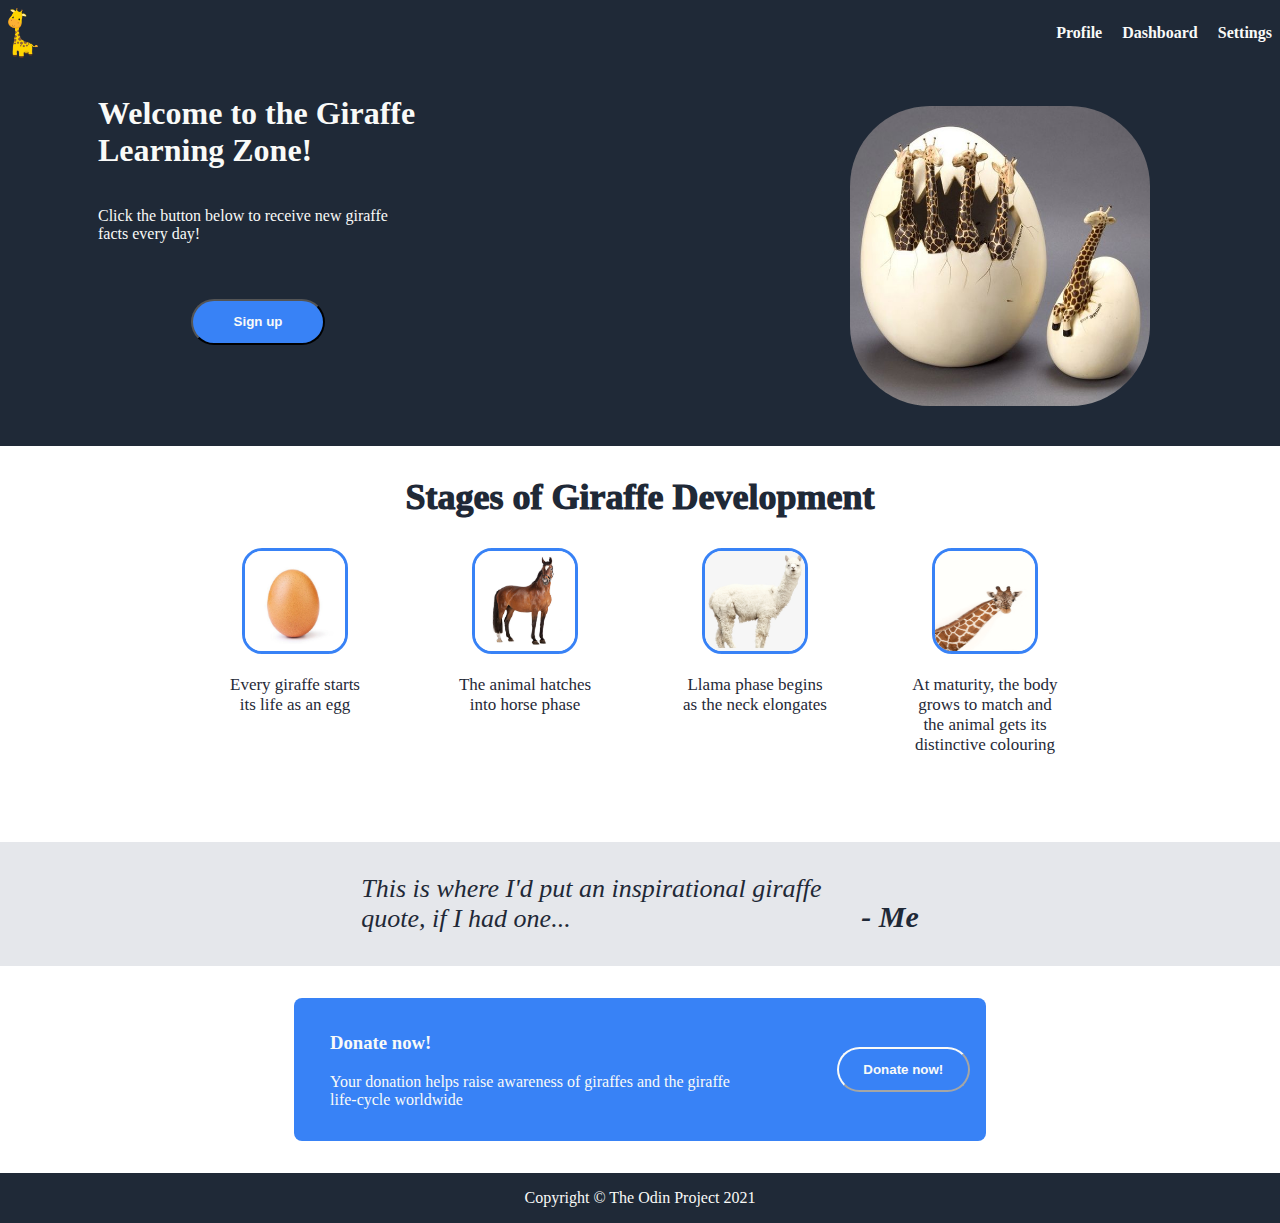
<file: index.html>
<!DOCTYPE html>
<html lang="en">
  <head>
    <meta charset="UTF-8">
    <meta http-equiv="X-UA-Compatible" content="IE=edge">
    <meta name="viewport" content="width=device-width, initial-scale=1.0">
    <link rel="stylesheet" href="style.css">
    <title>Giraffe Zone</title>
    </head>
    <body>
      <div class="upper">
        <div class="header">
        <img class="logo" src="./giraffe-logo.png">
        <div class="headerlinks">
        <a href="https://shjn-dev.github.io/foundations-landing-page/">Profile</a>
        <a href="https://shjn-dev.github.io/foundations-landing-page/">Dashboard</a>
        <a href="https://shjn-dev.github.io/foundations-landing-page/">Settings</a>     
        </div>
        </div>
        <div class="overview">
          <div class="overviewtext">
          <h1>Welcome to the Giraffe Learning Zone!</h1>
          <p>Click the button below to receive new giraffe facts every day!</p>
          <button class="signup-button">Sign up</button>
          </div>
          <img class="upperimg" src=".\giraffe-egg.jpg"> 
        </div>
      
        </div>
        <div class="stage-section">
          <h2>Stages of Giraffe Development</h2>
          <div class="stage-container">
          <div class="stage">
            <img src="./egg-stage.jpg">
            <p>Every giraffe starts its life as an egg</p>
          </div>
          <div class="stage">
            <img src="./horse-stage.jpg">
            <p>The animal hatches into horse phase</p>
          </div>
          <div class="stage">
            <img src="./llama-stage.jpg">
            <p>Llama phase begins as the neck elongates</p>
          </div>
          <div class="stage">
            <img src="./giraffe-stage.png">
            <p>At maturity, the body grows to match and the animal gets its distinctive colouring</p>
          </div>
          </div>
        </div>

        <div class="quote-section">
          <div class="quote">This is where I'd put an inspirational giraffe quote, if I had one... </div>
          <div class="quote-attrib">- Me</div>
        </div>
        <div class="donation-section">
        <div class="donation-container">
        <div class="donation-text">
        <h3>Donate now!</h3>
        <p>Your donation helps raise awareness of giraffes and the giraffe life-cycle worldwide</p>
        </div>
        
        <button class="donation-button"> Donate now!</button>
        </div>
        </div>
        <div class="footer">
          Copyright © The Odin Project 2021
        </div>
    </body>

    </html>
</file>
<file: style.css>
@import url('https://fonts.googleapis.com/css2?family=Roboto:wght@400;700&display=swap');
/*imported roboto just to check I could, but didn't think it looked as nice*/

body{
    display:flex;
    flex-direction: column;
    padding: 0px;
    margin: 0px;
    min-height: 100vh;
    justify-content: space-between;
}

.logo{
    height: 50px;
    margin: 0.5em;

}

.upper{
  background-color: #1F2937;  
  color: #F9FAF8;
  display: flex;
  flex-direction: column;
}

.header{
    display:flex;
    align-items: center;
    justify-content: space-between;
}

a{
    color: #F9FAF8; 
    text-decoration: none;
    margin: 0.5em;
    font-weight: 700;
}

.overview{
    display: flex;
    justify-content: center;
    gap: 25em;
    margin: 0.5em;
}
.signup-button{
     background-color: #3882f6;
     color: #F9FAF8;
     width: 10em;
     align-self: center;
     border-radius: 2em;
     padding: 1em;
     font-weight: 700;
     margin-top: 3em;
 }
 .overviewtext{
     display: flex;
     flex-direction: column;
     align-items: flex-start;
     width: 20em;
     margin-bottom: 5em;
    }


 .upperimg{
     width: auto;
     max-height: 300px;
    margin: 2em;
    border-radius: 5em;
 }

 .stage-section{
     display: flex;
     flex-direction: column;
     align-items: center;
 }

 h2{
    font-weight: 1000;
    font-size: 36px;
    color:#1F2937;
    
 }

 .stage-container{
     display: flex;
    justify-content: center;
    gap:5em;
    align-items: center;
    text-align: center;
 }

 .stage>img{
     max-height: 100px;
     border: #3882f6;
     border-style: solid;
     border-radius:20px;
     min-width: 100px;
 }
 .stage>p{
     color:#1f2937;
     max-width: 150px;
     height: 150px;
     font-size: 17px;
 }

 .quote-section{
    background-color: #e5e7eb;
    display:flex;
    justify-content:center;
    align-items: center;
    padding: 2em;



 }
 .quote{
     font-size: 26px;
     color:#1f2937;
     font-style:italic;
     width:500px;
  
 }
 .quote-attrib{
    align-self: flex-end;
    font-weight: 800;
    font-size: 30px;
    color:#1f2937;
    font-style:italic;
 }
.donation-section{
    display: flex;
    justify-content: center;
}
 .donation-container{
     background-color: #3882f6;
     margin: 2em;
     border-radius:0.5em;
     display:flex;
     color:#F9FAF8;
     justify-content:space-evenly;
     align-items: center;
     padding: 1em;
 }
 .donation-text{
     text-align:left;
     width: 30em;
     margin-left: 20px;
 }

 .donation-text>p{
     width:25em
 }

 .donation-button{
        background-color: #3882f6;
        color: #F9FAF8;
        border-radius: 2em;
        width: 10em;
     align-self: center;
     border-radius: 2em;
     padding: 1em;
     font-weight: 700;
     border-color: #F9FAF8;
     margin-left: 2em;
    }
.footer{
    display: flex;
    background-color: #1F2937;
    color:#F9FAF8;
    padding: 1em;
    justify-content: center;
}
</file>
